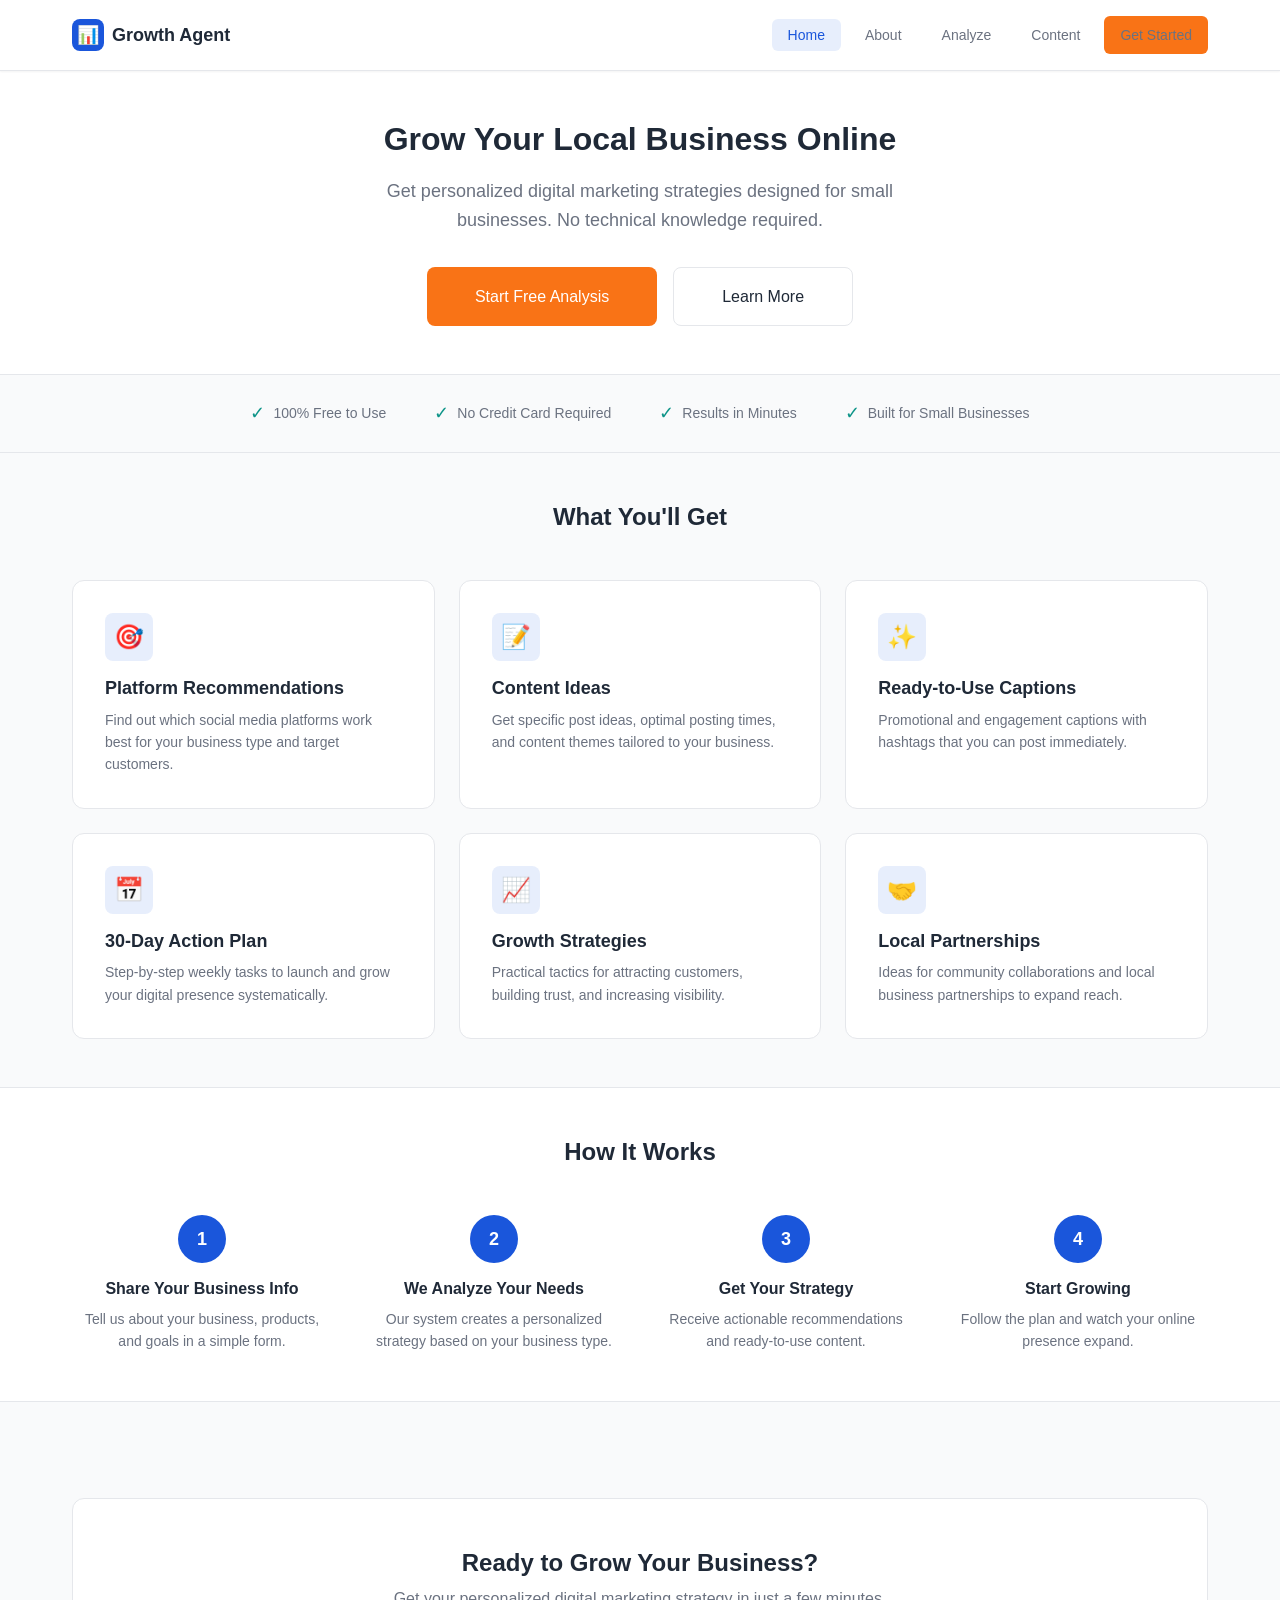
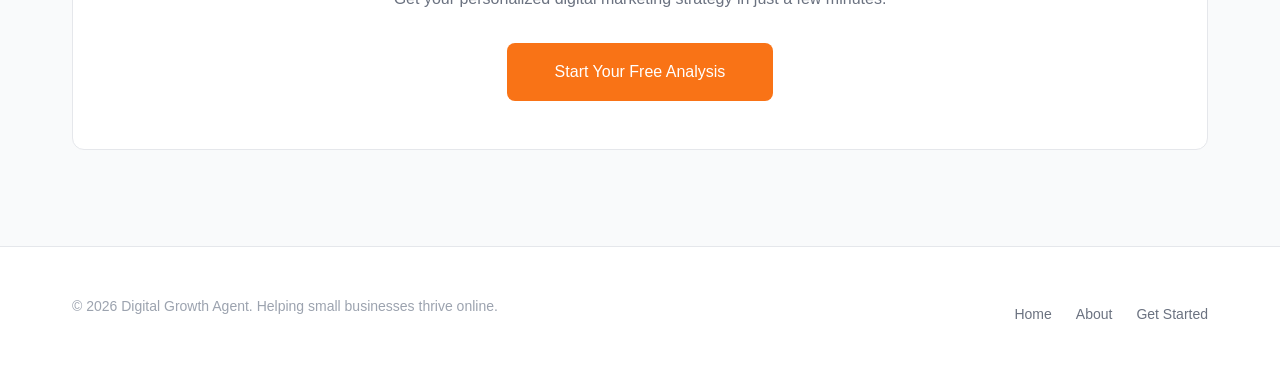
<file: frontend/index.html>
<!DOCTYPE html>
<html lang="en">
<head>
    <meta charset="UTF-8">
    <meta name="viewport" content="width=device-width, initial-scale=1.0">
    <title>Digital Growth Agent - Grow Your Local Business Online</title>
    <link rel="stylesheet" href="style.css">
</head>
<body>
    <nav class="navbar">
        <div class="nav-container">
            <div class="logo">
                <div class="logo-icon">📊</div>
                <span>Growth Agent</span>
            </div>
            <ul class="nav-menu">
                <li><a href="index.html" class="active">Home</a></li>
                <li><a href="about.html">About</a></li>
                <li><a href="analyze.html">Analyze</a></li>
                <li><a href="content.html">Content</a></li>
                <li><a href="analyze.html" class="btn btn-primary">Get Started</a></li>
            </ul>
        </div>
    </nav>

    <section class="hero">
        <div class="container">
            <h1>Grow Your Local Business Online</h1>
            <p class="hero-subtitle">Get personalized digital marketing strategies designed for small businesses. No technical knowledge required.</p>
            <div class="hero-buttons">
                <a href="analyze.html" class="btn btn-primary btn-large">Start Free Analysis</a>
                <a href="about.html" class="btn btn-secondary btn-large">Learn More</a>
            </div>
        </div>
    </section>

    <div class="trust-bar">
        <div class="container">
            <div class="trust-items">
                <div class="trust-item">
                    <span class="trust-icon">✓</span>
                    <span>100% Free to Use</span>
                </div>
                <div class="trust-item">
                    <span class="trust-icon">✓</span>
                    <span>No Credit Card Required</span>
                </div>
                <div class="trust-item">
                    <span class="trust-icon">✓</span>
                    <span>Results in Minutes</span>
                </div>
                <div class="trust-item">
                    <span class="trust-icon">✓</span>
                    <span>Built for Small Businesses</span>
                </div>
            </div>
        </div>
    </div>

    <section class="section">
        <div class="container">
            <h2 class="text-center" style="margin-bottom: 3rem;">What You'll Get</h2>
            <div class="features-grid">
                <div class="feature-card">
                    <div class="feature-icon">🎯</div>
                    <h3>Platform Recommendations</h3>
                    <p>Find out which social media platforms work best for your business type and target customers.</p>
                </div>
                <div class="feature-card">
                    <div class="feature-icon">📝</div>
                    <h3>Content Ideas</h3>
                    <p>Get specific post ideas, optimal posting times, and content themes tailored to your business.</p>
                </div>
                <div class="feature-card">
                    <div class="feature-icon">✨</div>
                    <h3>Ready-to-Use Captions</h3>
                    <p>Promotional and engagement captions with hashtags that you can post immediately.</p>
                </div>
                <div class="feature-card">
                    <div class="feature-icon">📅</div>
                    <h3>30-Day Action Plan</h3>
                    <p>Step-by-step weekly tasks to launch and grow your digital presence systematically.</p>
                </div>
                <div class="feature-card">
                    <div class="feature-icon">📈</div>
                    <h3>Growth Strategies</h3>
                    <p>Practical tactics for attracting customers, building trust, and increasing visibility.</p>
                </div>
                <div class="feature-card">
                    <div class="feature-icon">🤝</div>
                    <h3>Local Partnerships</h3>
                    <p>Ideas for community collaborations and local business partnerships to expand reach.</p>
                </div>
            </div>
        </div>
    </section>

    <section class="section" style="background: var(--bg-white); border-top: 1px solid var(--border); border-bottom: 1px solid var(--border);">
        <div class="container">
            <h2 class="text-center" style="margin-bottom: 3rem;">How It Works</h2>
            <div class="steps">
                <div class="step">
                    <div class="step-number">1</div>
                    <h3>Share Your Business Info</h3>
                    <p>Tell us about your business, products, and goals in a simple form.</p>
                </div>
                <div class="step">
                    <div class="step-number">2</div>
                    <h3>We Analyze Your Needs</h3>
                    <p>Our system creates a personalized strategy based on your business type.</p>
                </div>
                <div class="step">
                    <div class="step-number">3</div>
                    <h3>Get Your Strategy</h3>
                    <p>Receive actionable recommendations and ready-to-use content.</p>
                </div>
                <div class="step">
                    <div class="step-number">4</div>
                    <h3>Start Growing</h3>
                    <p>Follow the plan and watch your online presence expand.</p>
                </div>
            </div>
        </div>
    </section>

    <section class="section">
        <div class="container">
            <div class="cta-section">
                <h2>Ready to Grow Your Business?</h2>
                <p>Get your personalized digital marketing strategy in just a few minutes.</p>
                <a href="analyze.html" class="btn btn-primary btn-large">Start Your Free Analysis</a>
            </div>
        </div>
    </section>

    <footer>
        <div class="container">
            <div class="footer-content">
                <p class="footer-text">&copy; 2026 Digital Growth Agent. Helping small businesses thrive online.</p>
                <ul class="footer-links">
                    <li><a href="index.html">Home</a></li>
                    <li><a href="about.html">About</a></li>
                    <li><a href="analyze.html">Get Started</a></li>
                </ul>
            </div>
        </div>
    </footer>
</body>
</html>
</file>
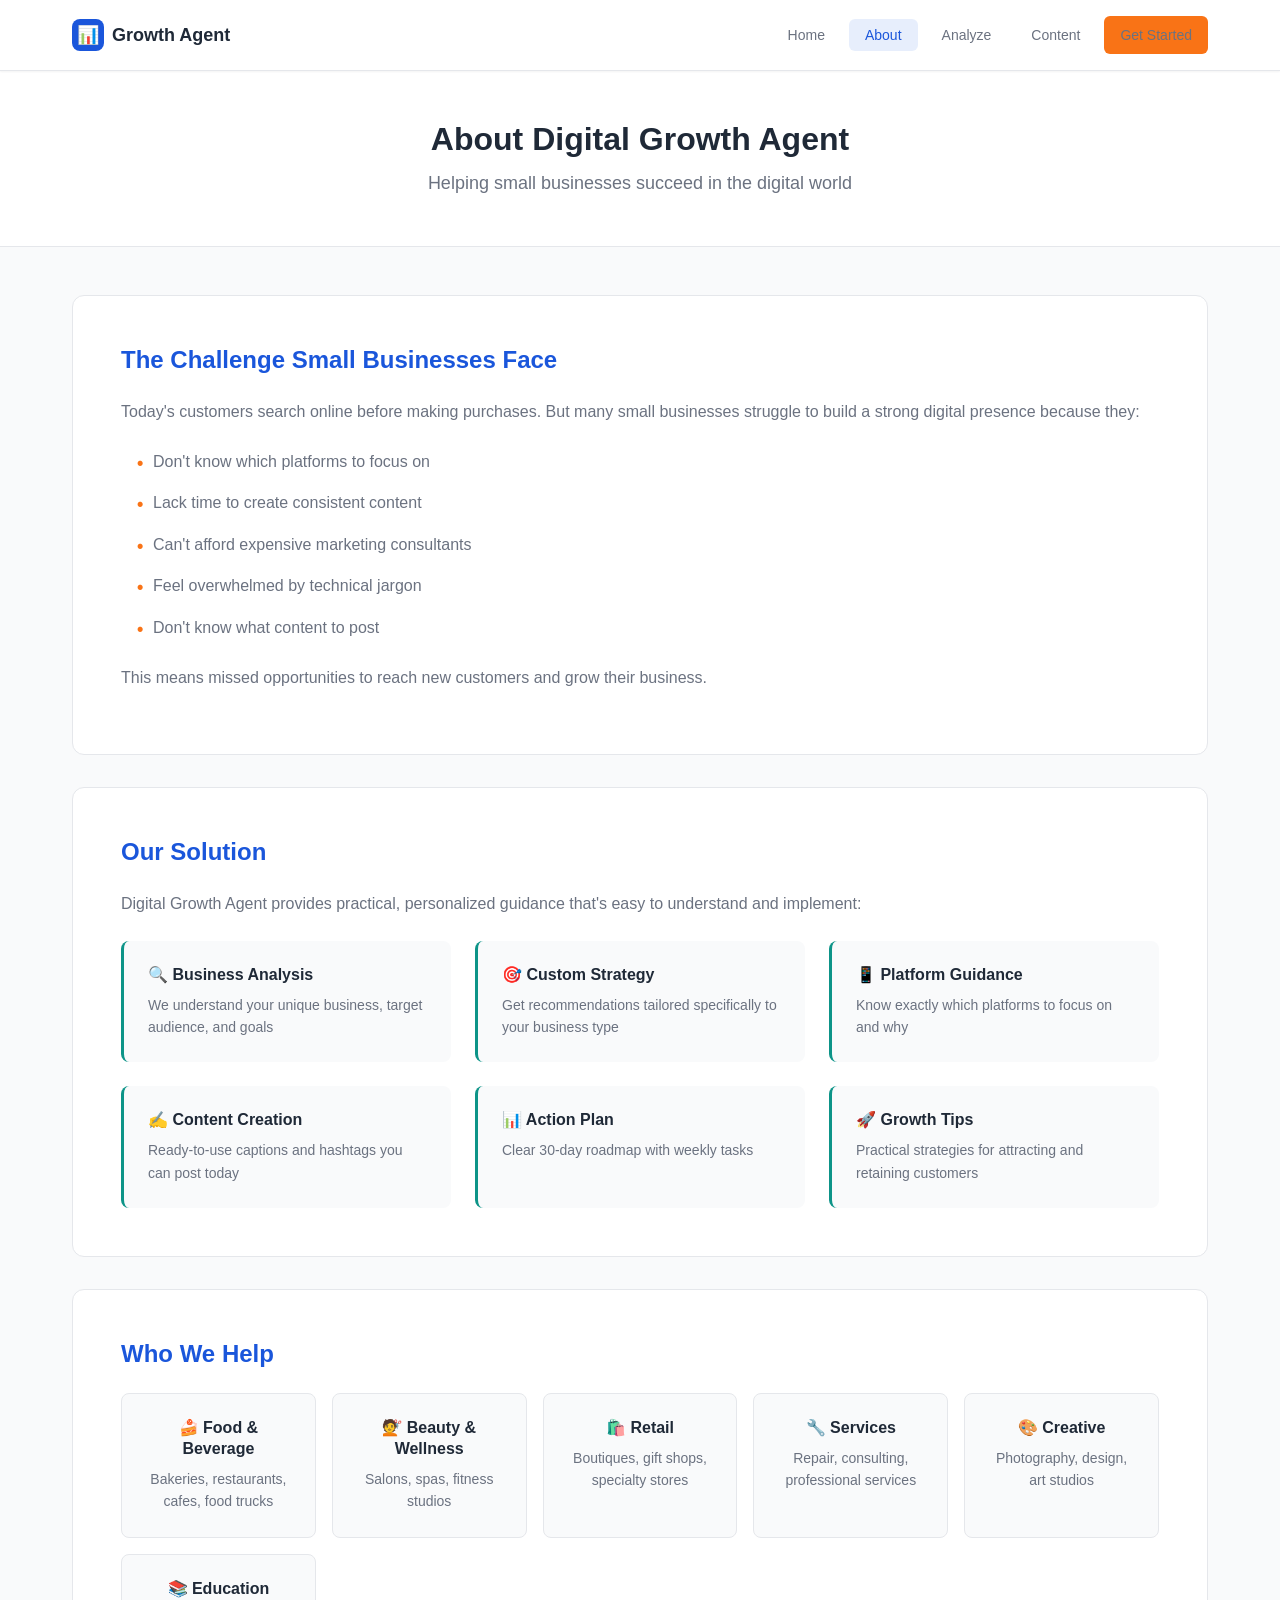
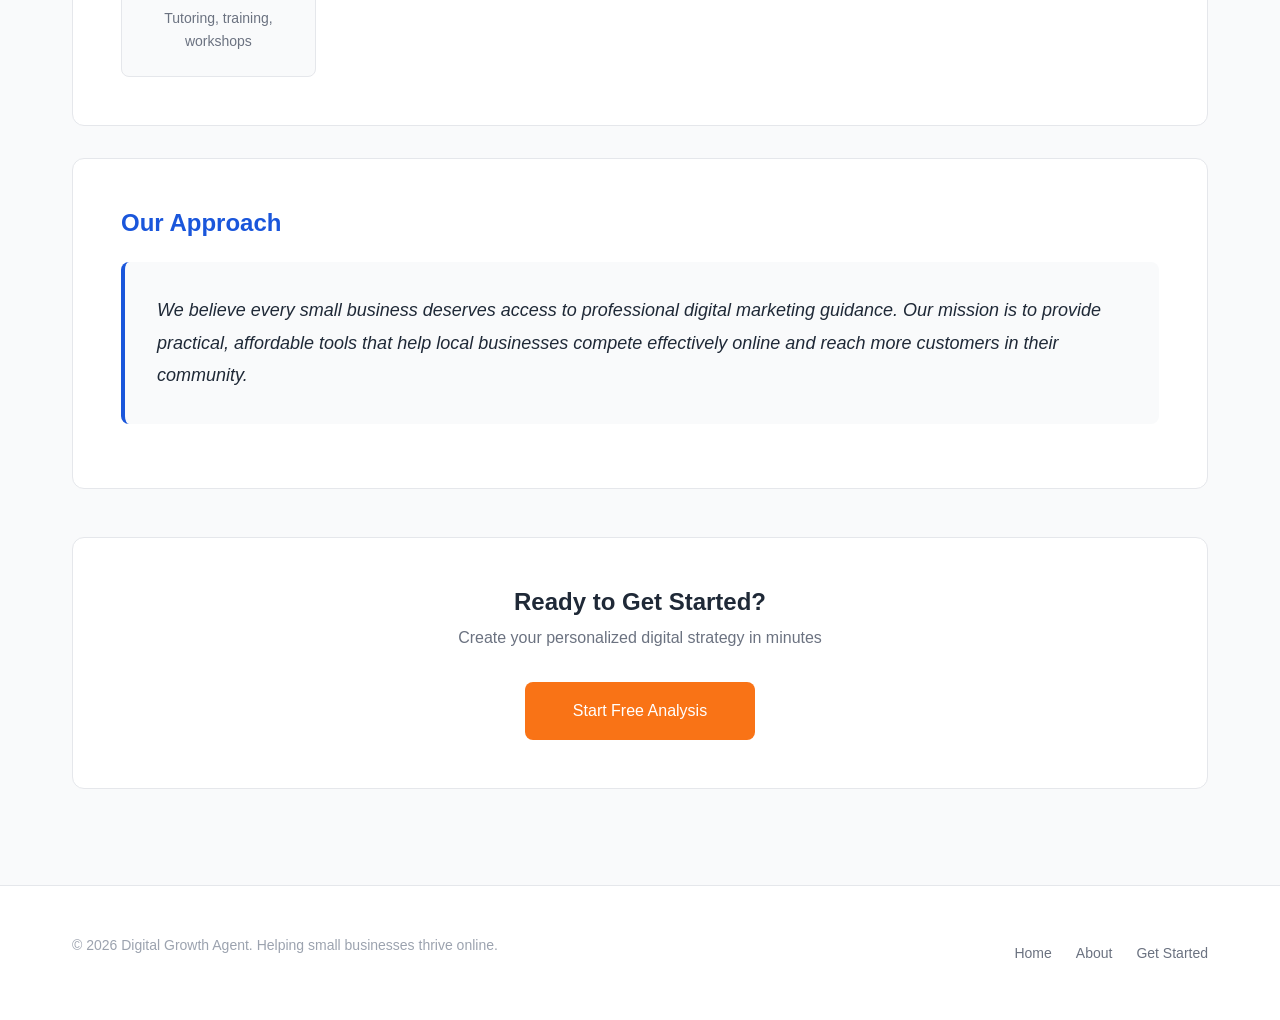
<file: frontend/about.html>
<!DOCTYPE html>
<html lang="en">
<head>
    <meta charset="UTF-8">
    <meta name="viewport" content="width=device-width, initial-scale=1.0">
    <title>About - Digital Growth Agent</title>
    <link rel="stylesheet" href="style.css">
</head>
<body>
    <nav class="navbar">
        <div class="nav-container">
            <div class="logo">
                <div class="logo-icon">📊</div>
                <span>Growth Agent</span>
            </div>
            <ul class="nav-menu">
                <li><a href="index.html">Home</a></li>
                <li><a href="about.html" class="active">About</a></li>
                <li><a href="analyze.html">Analyze</a></li>
                <li><a href="content.html">Content</a></li>
                <li><a href="analyze.html" class="btn btn-primary">Get Started</a></li>
            </ul>
        </div>
    </nav>

    <section class="page-header">
        <div class="container">
            <h1>About Digital Growth Agent</h1>
            <p>Helping small businesses succeed in the digital world</p>
        </div>
    </section>

    <section class="about-content">
        <div class="container">
            <div class="about-section">
                <h2>The Challenge Small Businesses Face</h2>
                <p>Today's customers search online before making purchases. But many small businesses struggle to build a strong digital presence because they:</p>
                <ul class="problem-list">
                    <li>Don't know which platforms to focus on</li>
                    <li>Lack time to create consistent content</li>
                    <li>Can't afford expensive marketing consultants</li>
                    <li>Feel overwhelmed by technical jargon</li>
                    <li>Don't know what content to post</li>
                </ul>
                <p style="margin-top: 1rem;">This means missed opportunities to reach new customers and grow their business.</p>
            </div>

            <div class="about-section">
                <h2>Our Solution</h2>
                <p>Digital Growth Agent provides practical, personalized guidance that's easy to understand and implement:</p>
                <div class="solution-grid">
                    <div class="solution-item">
                        <h3>🔍 Business Analysis</h3>
                        <p>We understand your unique business, target audience, and goals</p>
                    </div>
                    <div class="solution-item">
                        <h3>🎯 Custom Strategy</h3>
                        <p>Get recommendations tailored specifically to your business type</p>
                    </div>
                    <div class="solution-item">
                        <h3>📱 Platform Guidance</h3>
                        <p>Know exactly which platforms to focus on and why</p>
                    </div>
                    <div class="solution-item">
                        <h3>✍️ Content Creation</h3>
                        <p>Ready-to-use captions and hashtags you can post today</p>
                    </div>
                    <div class="solution-item">
                        <h3>📊 Action Plan</h3>
                        <p>Clear 30-day roadmap with weekly tasks</p>
                    </div>
                    <div class="solution-item">
                        <h3>🚀 Growth Tips</h3>
                        <p>Practical strategies for attracting and retaining customers</p>
                    </div>
                </div>
            </div>

            <div class="about-section">
                <h2>Who We Help</h2>
                <div class="target-audience">
                    <div class="audience-card">
                        <h3>🍰 Food & Beverage</h3>
                        <p>Bakeries, restaurants, cafes, food trucks</p>
                    </div>
                    <div class="audience-card">
                        <h3>💇 Beauty & Wellness</h3>
                        <p>Salons, spas, fitness studios</p>
                    </div>
                    <div class="audience-card">
                        <h3>🛍️ Retail</h3>
                        <p>Boutiques, gift shops, specialty stores</p>
                    </div>
                    <div class="audience-card">
                        <h3>🔧 Services</h3>
                        <p>Repair, consulting, professional services</p>
                    </div>
                    <div class="audience-card">
                        <h3>🎨 Creative</h3>
                        <p>Photography, design, art studios</p>
                    </div>
                    <div class="audience-card">
                        <h3>📚 Education</h3>
                        <p>Tutoring, training, workshops</p>
                    </div>
                </div>
            </div>

            <div class="about-section">
                <h2>Our Approach</h2>
                <p class="mission-statement">
                    We believe every small business deserves access to professional digital marketing guidance. 
                    Our mission is to provide practical, affordable tools that help local businesses compete 
                    effectively online and reach more customers in their community.
                </p>
            </div>

            <div class="cta-section">
                <h2>Ready to Get Started?</h2>
                <p>Create your personalized digital strategy in minutes</p>
                <a href="analyze.html" class="btn btn-primary btn-large">Start Free Analysis</a>
            </div>
        </div>
    </section>

    <footer>
        <div class="container">
            <div class="footer-content">
                <p class="footer-text">&copy; 2026 Digital Growth Agent. Helping small businesses thrive online.</p>
                <ul class="footer-links">
                    <li><a href="index.html">Home</a></li>
                    <li><a href="about.html">About</a></li>
                    <li><a href="analyze.html">Get Started</a></li>
                </ul>
            </div>
        </div>
    </footer>
</body>
</html>
</file>
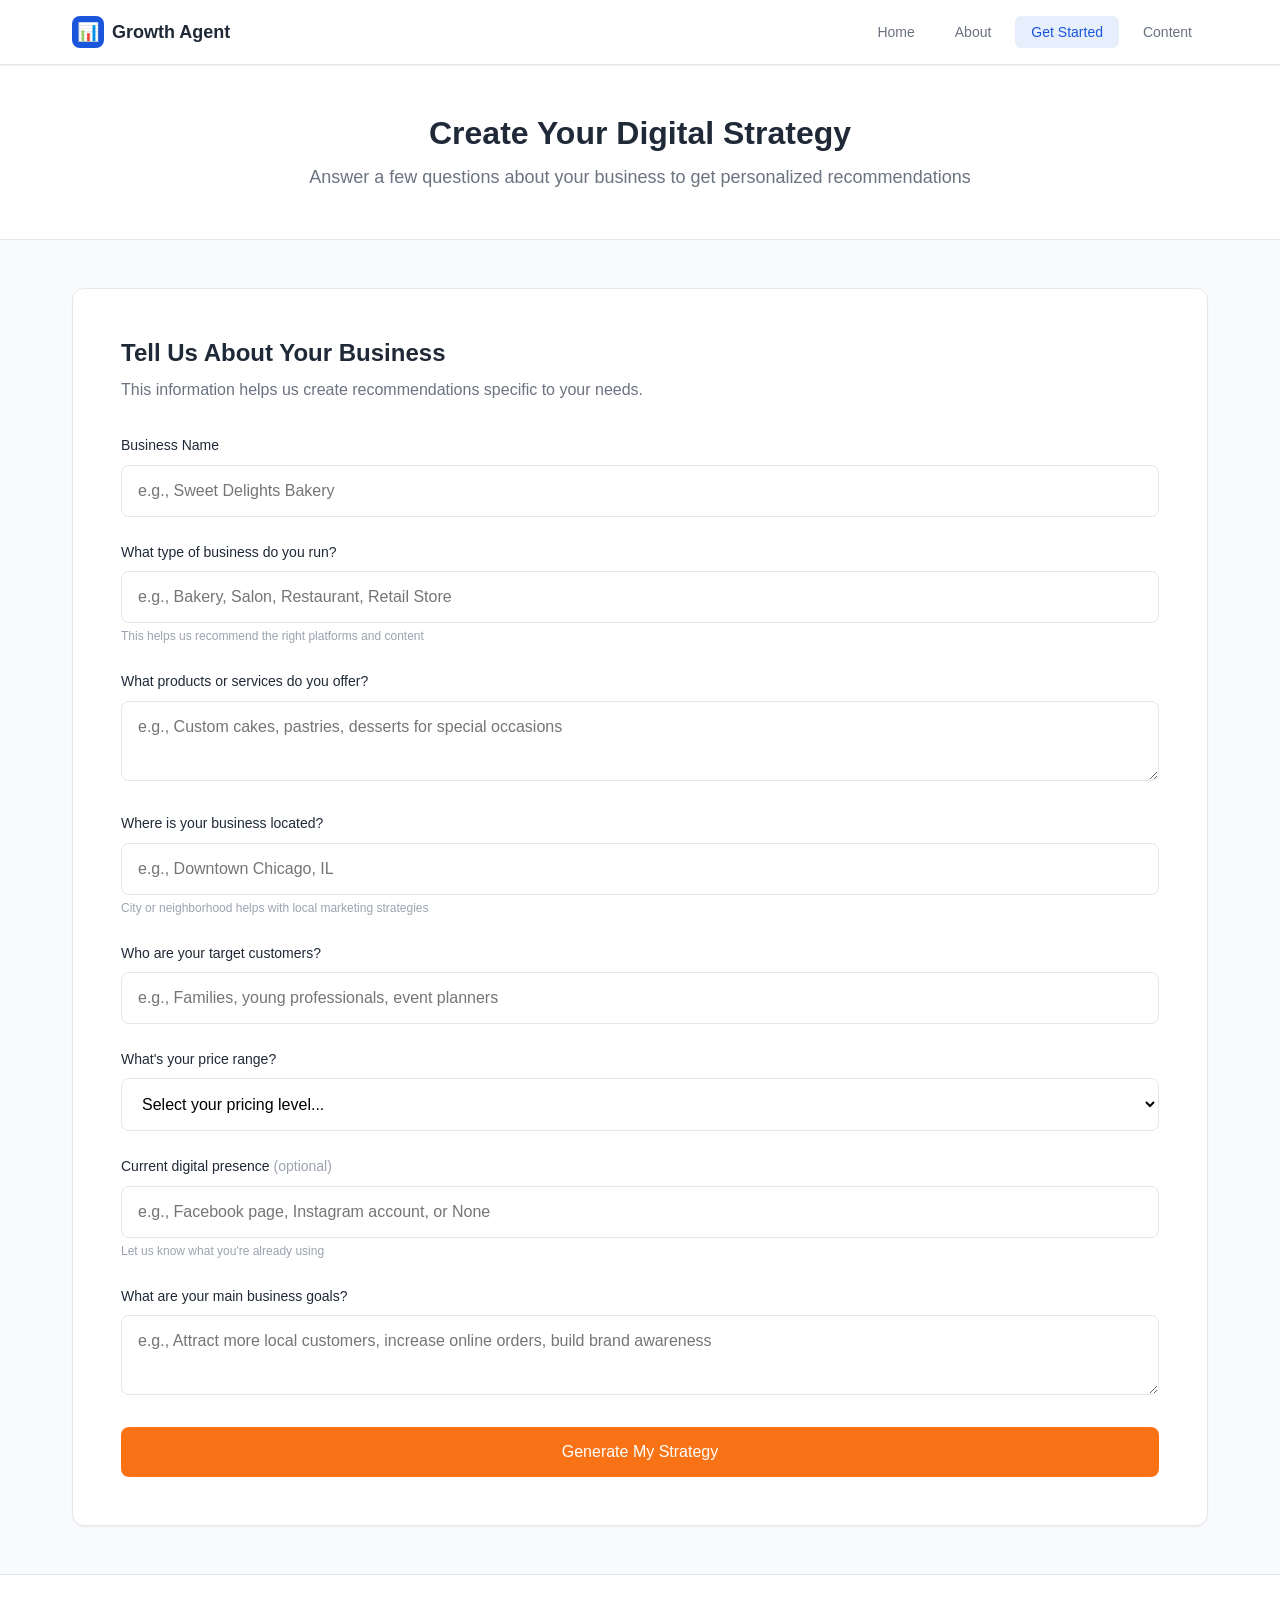
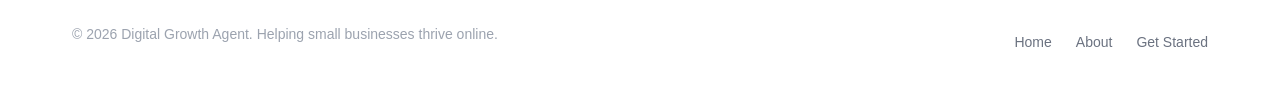
<file: frontend/analyze.html>
<!DOCTYPE html>
<html lang="en">
<head>
    <meta charset="UTF-8">
    <meta name="viewport" content="width=device-width, initial-scale=1.0">
    <title>Analyze Your Business - Digital Growth Agent</title>
    <link rel="stylesheet" href="style.css">
</head>
<body>
    <nav class="navbar">
        <div class="nav-container">
            <div class="logo">
                <div class="logo-icon">📊</div>
                <span>Growth Agent</span>
            </div>
            <ul class="nav-menu">
                <li><a href="index.html">Home</a></li>
                <li><a href="about.html">About</a></li>
                <li><a href="analyze.html" class="active">Get Started</a></li>
                <li><a href="content.html">Content</a></li>
            </ul>
        </div>
    </nav>

    <section class="page-header">
        <div class="container">
            <h1>Create Your Digital Strategy</h1>
            <p>Answer a few questions about your business to get personalized recommendations</p>
        </div>
    </section>

    <section class="section">
        <div class="container">
            <div class="form-section">
                <div class="form-header">
                    <h2>Tell Us About Your Business</h2>
                    <p>This information helps us create recommendations specific to your needs.</p>
                </div>

                <form id="businessForm">
                    <div class="form-group">
                        <label>Business Name</label>
                        <input type="text" id="businessName" required placeholder="e.g., Sweet Delights Bakery">
                    </div>

                    <div class="form-group">
                        <label>What type of business do you run?</label>
                        <input type="text" id="businessType" placeholder="e.g., Bakery, Salon, Restaurant, Retail Store" required>
                        <div class="input-hint">This helps us recommend the right platforms and content</div>
                    </div>

                    <div class="form-group">
                        <label>What products or services do you offer?</label>
                        <textarea id="products" rows="2" placeholder="e.g., Custom cakes, pastries, desserts for special occasions" required></textarea>
                    </div>

                    <div class="form-group">
                        <label>Where is your business located?</label>
                        <input type="text" id="location" placeholder="e.g., Downtown Chicago, IL" required>
                        <div class="input-hint">City or neighborhood helps with local marketing strategies</div>
                    </div>

                    <div class="form-group">
                        <label>Who are your target customers?</label>
                        <input type="text" id="targetCustomers" placeholder="e.g., Families, young professionals, event planners" required>
                    </div>

                    <div class="form-group">
                        <label>What's your price range?</label>
                        <select id="priceRange" required>
                            <option value="">Select your pricing level...</option>
                            <option value="Budget-friendly">Budget-friendly (₹) - Affordable for most customers</option>
                            <option value="Mid-range">Mid-range (₹₹) - Moderate pricing</option>
                            <option value="Premium">Premium (₹₹₹) - Higher-end products/services</option>
                        </select>
                    </div>

                    <div class="form-group">
                        <label>Current digital presence <span class="label-optional">(optional)</span></label>
                        <input type="text" id="currentPresence" placeholder="e.g., Facebook page, Instagram account, or None">
                        <div class="input-hint">Let us know what you're already using</div>
                    </div>

                    <div class="form-group">
                        <label>What are your main business goals?</label>
                        <textarea id="goals" rows="2" placeholder="e.g., Attract more local customers, increase online orders, build brand awareness" required></textarea>
                    </div>

                    <button type="submit" class="btn btn-primary btn-large btn-block">Generate My Strategy</button>
                </form>
            </div>

            <div class="card" id="outputSection" style="display: none; margin-top: 2rem;">
                <div class="card-header">
                    <h2 class="card-title">Your Digital Growth Strategy</h2>
                </div>
                <div class="card-body" id="strategyOutput"></div>
            </div>
        </div>

        <div id="loading" class="loading" style="display: none;">
            <div class="spinner"></div>
            <p>Creating your personalized strategy...</p>
        </div>
    </section>

    <footer>
        <div class="container">
            <div class="footer-content">
                <p class="footer-text">&copy; 2026 Digital Growth Agent. Helping small businesses thrive online.</p>
                <ul class="footer-links">
                    <li><a href="index.html">Home</a></li>
                    <li><a href="about.html">About</a></li>
                    <li><a href="analyze.html">Get Started</a></li>
                </ul>
            </div>
        </div>
    </footer>

    <script>
    const API_URL = 'http://localhost:8080';

    document.getElementById('businessForm').addEventListener('submit', async (e) => {
        e.preventDefault();

        const businessData = {
            business_name: document.getElementById('businessName').value,
            business_type: document.getElementById('businessType').value,
            products_services: document.getElementById('products').value,
            location: document.getElementById('location').value,
            target_customers: document.getElementById('targetCustomers').value,
            price_range: document.getElementById('priceRange').value,
            current_presence: document.getElementById('currentPresence').value || 'None',
            goals: document.getElementById('goals').value
        };

        document.getElementById('loading').style.display = 'flex';
        document.getElementById('outputSection').style.display = 'none';

        try {
            const response = await fetch(`${API_URL}/generate-strategy`, {
                method: 'POST',
                headers: { 'Content-Type': 'application/json' },
                body: JSON.stringify(businessData)
            });

            if (!response.ok) {
                const errData = await response.json().catch(() => ({}));
                throw new Error(`Server error ${response.status}: ${errData.detail || response.statusText}`);
            }

            const strategy = await response.json();
            displayStrategy(strategy);
            document.getElementById('outputSection').style.display = 'block';
            document.getElementById('outputSection').scrollIntoView({ behavior: 'smooth' });

        } catch (error) {
            alert('Error: ' + error.message);
            console.error('Full error:', error);
        } finally {
            document.getElementById('loading').style.display = 'none';
        }
    });

    function displayStrategy(strategy) {
        const output = document.getElementById('strategyOutput');
        let html = '';

        // Safe helper — returns empty array if field missing
        const safe = (arr) => Array.isArray(arr) ? arr : [];

        html += createSection('Business Positioning', `
            <p><strong>Brand Personality:</strong> ${strategy.business_positioning?.brand_personality || ''}</p>
            <p><strong>Value Proposition:</strong> ${strategy.business_positioning?.value_proposition || ''}</p>
            <p><strong>Tone:</strong> ${strategy.business_positioning?.tone || 'Friendly'}</p>
        `);

        html += createSection('Recommended Platforms',
            safe(strategy.platform_strategy?.recommended_platforms).map(p =>
                `<div class="platform-card">
                    <strong>${p.platform}</strong> (Priority ${p.priority})<br>
                    <small>${p.reason}</small>
                </div>`
            ).join('')
        );

        const gs = strategy.growth_strategy || {};
        html += createSection('Growth Strategy', `
            ${safe(gs.customer_attraction).length ? `<h4>Customer Attraction</h4><ul>${safe(gs.customer_attraction).map(i => `<li>${i}</li>`).join('')}</ul>` : ''}
            ${safe(gs.trust_building).length ? `<h4>Trust Building</h4><ul>${safe(gs.trust_building).map(i => `<li>${i}</li>`).join('')}</ul>` : ''}
            ${safe(gs.visibility_improvement).length ? `<h4>Visibility Improvement</h4><ul>${safe(gs.visibility_improvement).map(i => `<li>${i}</li>`).join('')}</ul>` : ''}
            ${safe(gs.retention_tactics).length ? `<h4>Retention Tactics</h4><ul>${safe(gs.retention_tactics).map(i => `<li>${i}</li>`).join('')}</ul>` : ''}
        `);

        const cs = strategy.content_strategy || {};
        html += createSection('Content Strategy', `
            <p><strong>Optimal Posting Times:</strong> ${cs.optimal_times || ''}</p>
            <h4>Content Mix</h4>
            <ul>
                <li>Educational: ${cs.content_mix?.Educational || ''}</li>
                <li>Promotional: ${cs.content_mix?.Promotional || ''}</li>
                <li>Engagement: ${cs.content_mix?.Engagement || ''}</li>
            </ul>
        `);

        const ci = strategy.content_ideas || {};
        html += createSection('Content Ideas', `
            ${safe(ci.social_posts).length ? `<h4>Social Media Posts</h4><ul>${safe(ci.social_posts).map(i => `<li>${i}</li>`).join('')}</ul>` : ''}
            ${safe(ci.video_ideas).length ? `<h4>Video Ideas</h4><ul>${safe(ci.video_ideas).map(i => `<li>${i}</li>`).join('')}</ul>` : ''}
        `);

        const sc = strategy.sample_content || {};
        html += createSection('Ready-to-Use Content', `
            <h4>Promotional Captions</h4>
            ${safe(sc.promotional_captions).map(c => `<div class="caption-box">${c}</div>`).join('')}
            <h4>Suggested Hashtags</h4>
            <div class="hashtags">
                ${safe(sc.hashtag_suggestions).map(h => `<span class="hashtag">${h}</span>`).join('')}
            </div>
        `);

        const ap = strategy.action_plan_30_days || {};
        html += createSection('30-Day Action Plan', `
            ${safe(ap.week_1).length ? `<h4>Week 1: Foundation</h4><ul>${safe(ap.week_1).map(i => `<li>${i}</li>`).join('')}</ul>` : ''}
            ${safe(ap.week_2).length ? `<h4>Week 2: Content Launch</h4><ul>${safe(ap.week_2).map(i => `<li>${i}</li>`).join('')}</ul>` : ''}
            ${safe(ap.week_3).length ? `<h4>Week 3: Campaigns</h4><ul>${safe(ap.week_3).map(i => `<li>${i}</li>`).join('')}</ul>` : ''}
            ${safe(ap.week_4).length ? `<h4>Week 4: Optimization</h4><ul>${safe(ap.week_4).map(i => `<li>${i}</li>`).join('')}</ul>` : ''}
        `);

        output.innerHTML = html;

        // ── Link to content generator ──────────────────────────────────
        const card = document.getElementById('outputSection');
        // Remove any previously injected button
        const existing = card.querySelector('#goToContentBtn');
        if (existing) existing.remove();

        const btn = document.createElement('div');
        btn.style.marginTop = '1.5rem';
        btn.innerHTML = `<button id="goToContentBtn" class="btn btn-primary btn-large"
            style="width:100%">Generate Content for This Strategy</button>`;
        card.appendChild(btn);

        document.getElementById('goToContentBtn').addEventListener('click', () => {
            sessionStorage.setItem('growthStrategy', JSON.stringify(strategy));
            window.location.href = 'content.html';
        });
    }

    function createSection(title, content) {
        return `<div class="strategy-section"><h3>${title}</h3>${content}</div>`;
    }
    </script>
</body>
</html>
</file>
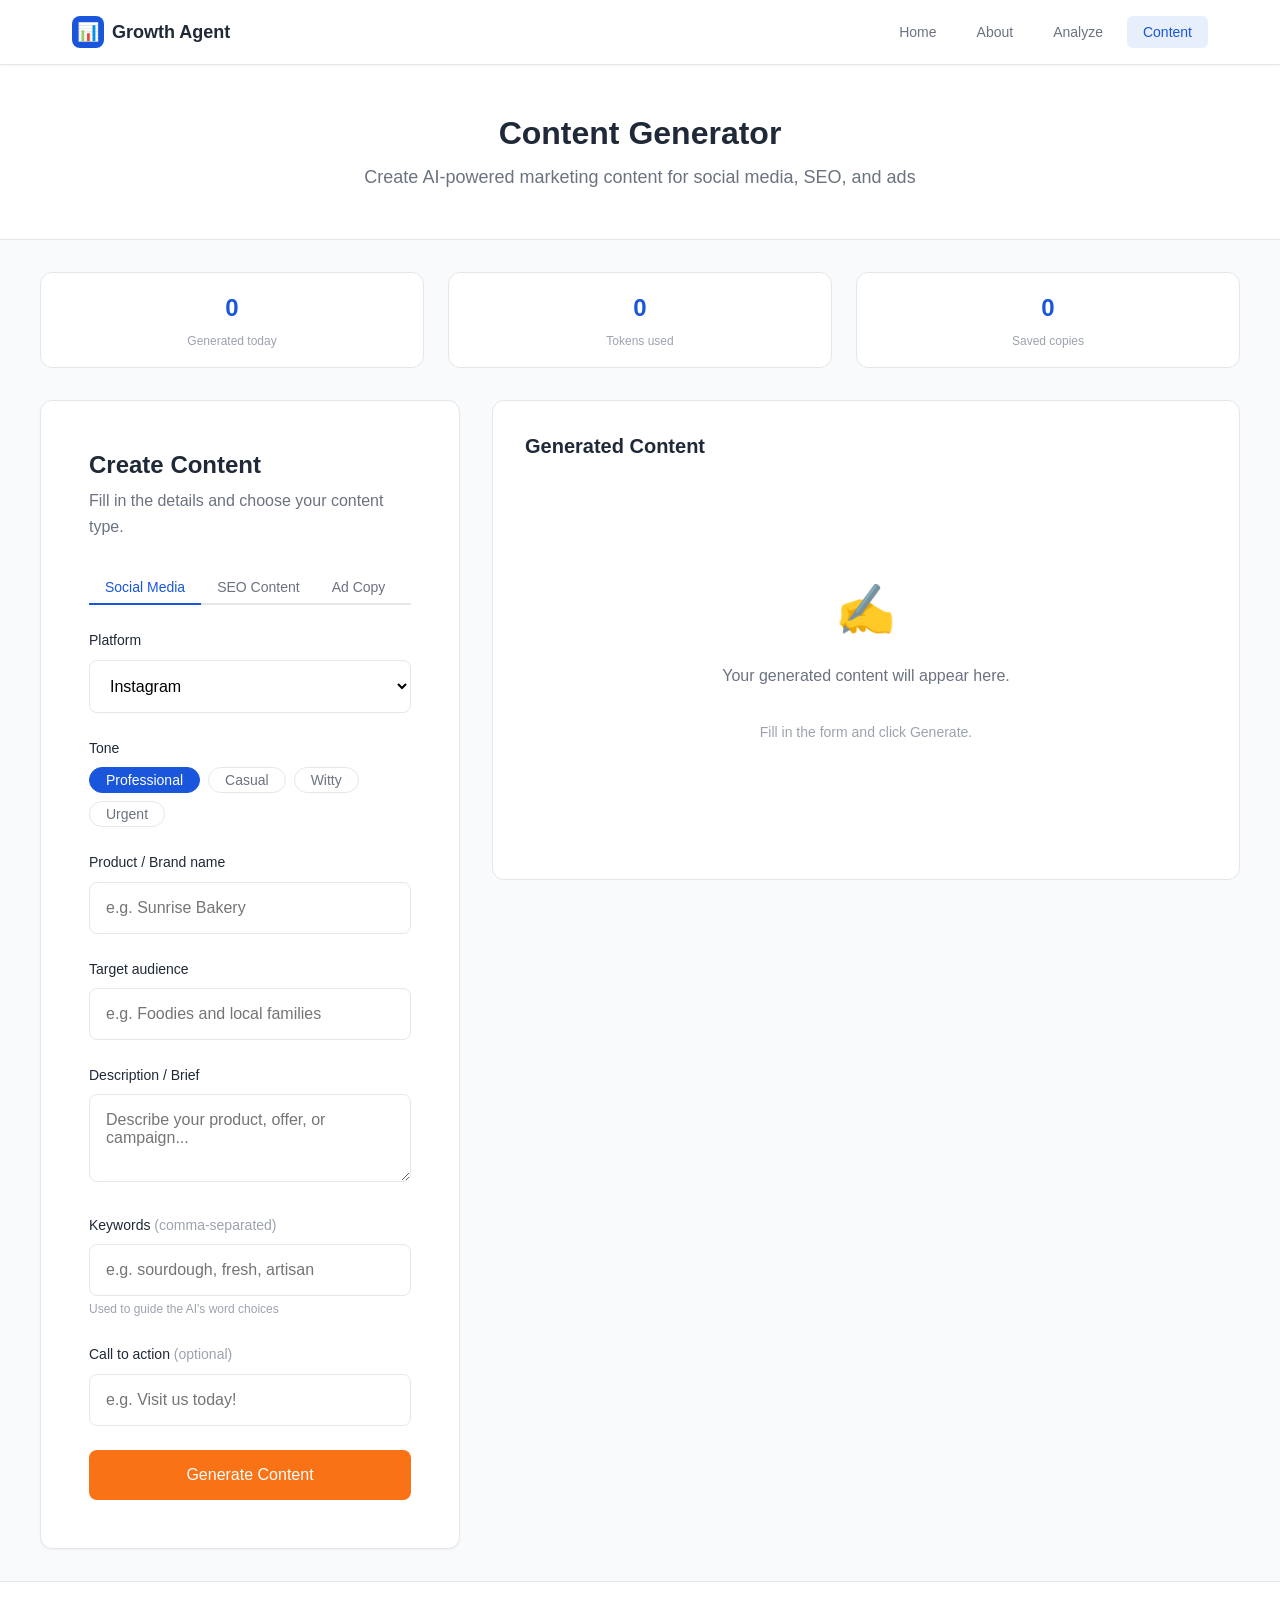
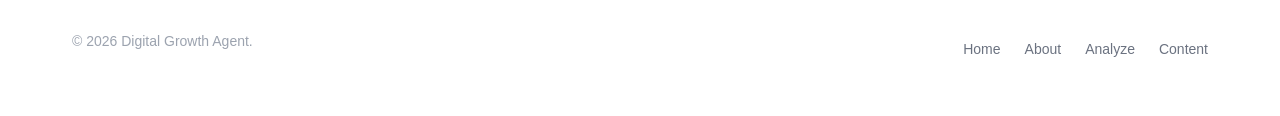
<file: frontend/content.html>
<!DOCTYPE html>
<html lang="en">
<head>
    <meta charset="UTF-8">
    <meta name="viewport" content="width=device-width, initial-scale=1.0">
    <title>Content Generator - Digital Growth Agent</title>
    <link rel="stylesheet" href="style.css">
    <style>
        /* ── Page layout ── */
        .content-page { padding: var(--space-xl) 0; }

        .stats-row {
            display: flex;
            gap: var(--space-lg);
            margin-bottom: var(--space-xl);
            flex-wrap: wrap;
        }
        .stat-card {
            background: var(--bg-white);
            border: 1px solid var(--border);
            border-radius: var(--radius-lg);
            padding: var(--space-md) var(--space-xl);
            flex: 1;
            min-width: 140px;
            text-align: center;
        }
        .stat-card .stat-value {
            font-size: var(--font-size-2xl);
            font-weight: 700;
            color: var(--primary-blue);
        }
        .stat-card .stat-label {
            font-size: var(--font-size-xs);
            color: var(--text-muted);
            margin-top: var(--space-xs);
        }

        /* ── Two-column layout ── */
        .content-grid {
            display: grid;
            grid-template-columns: 420px 1fr;
            gap: var(--space-xl);
            align-items: start;
        }

        /* ── Plan context card ── */
        .plan-card {
            background: var(--bg-light);
            border-radius: var(--radius-md);
            padding: var(--space-md) var(--space-lg);
            margin-bottom: var(--space-lg);
            font-size: 12px;
            color: var(--text-secondary);
            display: flex;
            justify-content: space-between;
            align-items: flex-start;
            gap: var(--space-md);
        }
        .plan-card .plan-fields { display: flex; flex-wrap: wrap; gap: var(--space-sm) var(--space-lg); }
        .plan-card .plan-field strong { color: var(--text-primary); font-weight: 600; }
        .plan-card .plan-edit { font-size: 12px; white-space: nowrap; flex-shrink: 0; }
        .plan-card.empty { font-style: italic; }

        /* ── plan_used badge / notice ── */
        .plan-badge {
            display: inline-flex;
            align-items: center;
            gap: 4px;
            background: rgba(13,148,136,0.1);
            color: var(--teal);
            font-size: 11px;
            font-weight: 600;
            padding: 2px 10px;
            border-radius: 20px;
        }
        .plan-notice {
            font-size: 12px;
            color: var(--text-muted);
            margin-top: var(--space-sm);
        }

        /* ── Tab switcher ── */
        .tab-bar {
            display: flex;
            border-bottom: 2px solid var(--border);
            margin-bottom: var(--space-lg);
        }
        .tab-btn {
            padding: var(--space-sm) var(--space-md);
            border: none;
            background: none;
            cursor: pointer;
            font-size: var(--font-size-sm);
            font-weight: 500;
            color: var(--text-secondary);
            border-bottom: 2px solid transparent;
            margin-bottom: -2px;
            transition: all 0.2s;
        }
        .tab-btn.active {
            color: var(--primary-blue);
            border-bottom-color: var(--primary-blue);
        }

        /* ── Tone pills ── */
        .tone-group {
            display: flex;
            gap: var(--space-sm);
            flex-wrap: wrap;
        }
        .tone-pill {
            padding: var(--space-xs) var(--space-md);
            border: 1px solid var(--border);
            border-radius: 20px;
            font-size: var(--font-size-sm);
            cursor: pointer;
            background: var(--bg-white);
            color: var(--text-secondary);
            transition: all 0.2s;
        }
        .tone-pill.selected {
            background: var(--primary-blue);
            color: white;
            border-color: var(--primary-blue);
        }

        /* ── Output panel ── */
        .output-panel {
            background: var(--bg-white);
            border: 1px solid var(--border);
            border-radius: var(--radius-lg);
            padding: var(--space-xl);
            min-height: 480px;
            display: flex;
            flex-direction: column;
        }
        .output-panel h3 {
            margin-bottom: var(--space-lg);
            color: var(--text-primary);
        }

        .empty-state {
            flex: 1;
            display: flex;
            flex-direction: column;
            align-items: center;
            justify-content: center;
            color: var(--text-muted);
            gap: var(--space-md);
        }
        .empty-state .empty-icon { font-size: 3rem; }

        .result-body {
            display: none;
            flex-direction: column;
            gap: var(--space-lg);
            flex: 1;
        }

        .content-text {
            background: var(--bg-light);
            border: 1px solid var(--border);
            border-radius: var(--radius-md);
            padding: var(--space-lg);
            font-size: var(--font-size-base);
            line-height: 1.7;
            color: var(--text-primary);
            white-space: pre-wrap;
            flex: 1;
        }

        .hashtag-row {
            display: flex;
            flex-wrap: wrap;
            gap: var(--space-sm);
        }
        .hashtag-pill {
            background: rgba(13, 148, 136, 0.1);
            color: var(--teal);
            padding: var(--space-xs) var(--space-md);
            border-radius: 20px;
            font-size: var(--font-size-sm);
            font-weight: 500;
        }

        .char-badge {
            display: inline-flex;
            align-items: center;
            gap: var(--space-xs);
            font-size: var(--font-size-xs);
            color: var(--text-muted);
        }

        .action-row {
            display: flex;
            gap: var(--space-sm);
            flex-wrap: wrap;
        }

        .seo-extras {
            display: none;
            flex-direction: column;
            gap: var(--space-sm);
        }
        .seo-field {
            background: var(--bg-light);
            border: 1px solid var(--border);
            border-radius: var(--radius-md);
            padding: var(--space-md);
        }
        .seo-field label {
            font-size: var(--font-size-xs);
            color: var(--text-muted);
            font-weight: 600;
            text-transform: uppercase;
            letter-spacing: 0.05em;
            display: block;
            margin-bottom: var(--space-xs);
        }
        .seo-field p { margin: 0; font-size: var(--font-size-sm); color: var(--text-primary); }

        .error-banner {
            display: none;
            background: #fef2f2;
            border: 1px solid #fecaca;
            border-radius: var(--radius-md);
            padding: var(--space-md);
            color: var(--error);
            font-size: var(--font-size-sm);
            margin-bottom: var(--space-md);
        }

        /* ── Spinner inside button ── */
        .btn-spinner {
            display: none;
            width: 16px;
            height: 16px;
            border: 2px solid rgba(255,255,255,0.4);
            border-top-color: white;
            border-radius: 50%;
            animation: spin 0.7s linear infinite;
        }

        @media (max-width: 900px) {
            .content-grid { grid-template-columns: 1fr; }
        }
    </style>
</head>
<body>
    <nav class="navbar">
        <div class="nav-container">
            <div class="logo">
                <div class="logo-icon">📊</div>
                <span>Growth Agent</span>
            </div>
            <ul class="nav-menu">
                <li><a href="index.html">Home</a></li>
                <li><a href="about.html">About</a></li>
                <li><a href="analyze.html">Analyze</a></li>
                <li><a href="content.html" class="active">Content</a></li>
            </ul>
        </div>
    </nav>

    <section class="page-header">
        <div class="container">
            <h1>Content Generator</h1>
            <p>Create AI-powered marketing content for social media, SEO, and ads</p>
        </div>
    </section>

    <div class="container content-page">

        <!-- Stats row -->
        <div class="stats-row">
            <div class="stat-card">
                <div class="stat-value" id="statGenerated">0</div>
                <div class="stat-label">Generated today</div>
            </div>
            <div class="stat-card">
                <div class="stat-value" id="statTokens">0</div>
                <div class="stat-label">Tokens used</div>
            </div>
            <div class="stat-card">
                <div class="stat-value" id="statSaved">0</div>
                <div class="stat-label">Saved copies</div>
            </div>
        </div>

        <div class="content-grid">

            <!-- ── Input panel ── -->
            <div class="form-section">
                <div class="form-header">
                    <h2>Create Content</h2>
                    <p>Fill in the details and choose your content type.</p>
                </div>

                <!-- Tab switcher -->
                <div class="tab-bar">
                    <button class="tab-btn active" data-tab="social_media">Social Media</button>
                    <button class="tab-btn" data-tab="seo">SEO Content</button>
                    <button class="tab-btn" data-tab="ad_copy">Ad Copy</button>
                </div>

                <div id="errorBanner" class="error-banner"></div>

                <form id="contentForm">
                    <!-- Platform -->
                    <div class="form-group">
                        <label>Platform</label>
                        <select id="platform" required>
                            <option value="Instagram">Instagram</option>
                            <option value="LinkedIn">LinkedIn</option>
                            <option value="Twitter/X">Twitter / X</option>
                            <option value="Facebook">Facebook</option>
                        </select>
                    </div>

                    <!-- Tone -->
                    <div class="form-group">
                        <label>Tone</label>
                        <div class="tone-group" id="toneGroup">
                            <button type="button" class="tone-pill selected" data-tone="professional">Professional</button>
                            <button type="button" class="tone-pill" data-tone="casual">Casual</button>
                            <button type="button" class="tone-pill" data-tone="witty">Witty</button>
                            <button type="button" class="tone-pill" data-tone="urgent">Urgent</button>
                        </div>
                        <input type="hidden" id="selectedTone" value="professional">
                    </div>

                    <!-- Product name -->
                    <div class="form-group">
                        <label>Product / Brand name</label>
                        <input type="text" id="productName" placeholder="e.g. Sunrise Bakery" required>
                    </div>

                    <!-- Target audience -->
                    <div class="form-group">
                        <label>Target audience</label>
                        <input type="text" id="targetAudience" placeholder="e.g. Foodies and local families" required>
                    </div>

                    <!-- Description -->
                    <div class="form-group">
                        <label>Description / Brief</label>
                        <textarea id="description" rows="3" placeholder="Describe your product, offer, or campaign..." required></textarea>
                    </div>

                    <!-- Keywords -->
                    <div class="form-group">
                        <label>Keywords <span class="label-optional">(comma-separated)</span></label>
                        <input type="text" id="keywords" placeholder="e.g. sourdough, fresh, artisan">
                        <div class="input-hint">Used to guide the AI's word choices</div>
                    </div>

                    <!-- CTA -->
                    <div class="form-group">
                        <label>Call to action <span class="label-optional">(optional)</span></label>
                        <input type="text" id="cta" placeholder="e.g. Visit us today!">
                    </div>

                    <button type="submit" class="btn btn-primary btn-large btn-block" id="generateBtn">
                        <span class="btn-spinner" id="btnSpinner"></span>
                        <span id="btnText">Generate Content</span>
                    </button>
                </form>
            </div>

            <!-- ── Output panel ── -->
            <div class="output-panel">
                <h3>Generated Content</h3>

                <!-- Empty state -->
                <div class="empty-state" id="emptyState">
                    <div class="empty-icon">✍️</div>
                    <p>Your generated content will appear here.</p>
                    <p class="text-muted" style="font-size:var(--font-size-sm)">Fill in the form and click Generate.</p>
                </div>

                <!-- Result -->
                <div class="result-body" id="resultBody">
                    <div class="content-text" id="contentText"></div>

                    <!-- SEO extras (meta description + title tag) -->
                    <div class="seo-extras" id="seoExtras">
                        <div class="seo-field">
                            <label>Title Tag</label>
                            <p id="seoTitle"></p>
                        </div>
                        <div class="seo-field">
                            <label>Meta Description</label>
                            <p id="seoMeta"></p>
                        </div>
                    </div>

                    <!-- Hashtags (social only) -->
                    <div class="hashtag-row" id="hashtagRow"></div>

                    <!-- Char count + actions -->
                    <div style="display:flex; justify-content:space-between; align-items:center; flex-wrap:wrap; gap:var(--space-sm);">
                        <div style="display:flex;align-items:center;gap:var(--space-sm);">
                            <span class="char-badge">📏 <span id="charCount">0</span> characters</span>
                            <span id="planBadge" class="plan-badge" style="display:none;">✓ Aligned with your growth plan</span>
                        </div>
                        <div class="action-row">
                            <button class="btn btn-secondary" id="copyBtn">Copy</button>
                            <button class="btn btn-secondary" id="regenBtn">Regenerate</button>
                            <button class="btn btn-primary" id="saveBtn">Save</button>
                        </div>
                    </div>
                    <div id="planNotice" class="plan-notice" style="display:none;">
                        This content was generated without your growth plan.
                        <a href="#" id="planNoticeLink">Set up plan →</a>
                    </div>
                </div>
            </div>

        </div>
    </div>

    <footer>
        <div class="container">
            <div class="footer-content">
                <p class="footer-text">&copy; 2026 Digital Growth Agent.</p>
                <ul class="footer-links">
                    <li><a href="index.html">Home</a></li>
                    <li><a href="about.html">About</a></li>
                    <li><a href="analyze.html">Analyze</a></li>
                    <li><a href="content.html">Content</a></li>
                </ul>
            </div>
        </div>
    </footer>

    <script>
    const API = 'http://localhost:8080';

    // ── Session state ──
    const state = {
        activeTab: 'social_media',
        tone: 'professional',
        generatedToday: 0,
        tokensUsed: 0,
        savedCount: 0,
        lastRequest: null,
        plan: {},
    };

    // ── Load growth plan on page load ──────────────────────────────────
    async function loadPlan() {
        try {
            const res = await fetch(`${API}/api/content/plan`);
            if (!res.ok) return;
            const plan = await res.json();
            state.plan = plan;
            renderPlanCard(plan);
            autoFillFromPlan(plan);
        } catch (_) {
            // Plan unavailable — silent fail, form still works
        }
    }

    function renderPlanCard(plan) {
        const card = document.getElementById('planCard');
        const editLink = document.getElementById('planEditLink');
        const hasData = plan && Object.keys(plan).length > 0;

        if (!hasData) {
            card.className = 'plan-card empty';
            card.innerHTML = `
                <span>Your growth plan isn't set up yet. Content will be generated from your brief only.</span>
                <a href="#plan-setup" class="plan-edit">Set up your plan →</a>`;
            return;
        }

        const fields = [];
        if (plan.growth_objective) fields.push(`<span class="plan-field"><strong>Goal:</strong> ${plan.growth_objective}</span>`);
        if (plan.target_audience)  fields.push(`<span class="plan-field"><strong>Audience:</strong> ${plan.target_audience}</span>`);
        if (plan.tone)             fields.push(`<span class="plan-field"><strong>Tone:</strong> ${plan.tone}</span>`);
        if (plan.niche)            fields.push(`<span class="plan-field"><strong>Niche:</strong> ${plan.niche}</span>`);

        card.className = 'plan-card';
        card.innerHTML = `
            <div class="plan-fields">${fields.join('')}</div>
            <a href="#plan-setup" class="plan-edit">Edit plan →</a>`;
    }

    function autoFillFromPlan(plan) {
        if (!plan || !Object.keys(plan).length) return;

        // Pre-select tone pill
        if (plan.tone) {
            const tonePill = document.querySelector(`.tone-pill[data-tone="${plan.tone}"]`);
            if (tonePill) {
                document.querySelectorAll('.tone-pill').forEach(p => p.classList.remove('selected'));
                tonePill.classList.add('selected');
                state.tone = plan.tone;
            }
        }

        // Pre-select platform from plan's primary platform
        if (plan.platforms && plan.platforms.length) {
            const primary = Array.isArray(plan.platforms) ? plan.platforms[0] : plan.platforms;
            const platformSel = document.getElementById('platform');
            const opt = [...platformSel.options].find(o => o.value.toLowerCase() === primary.toLowerCase());
            if (opt) platformSel.value = opt.value;
        }

        // Pre-fill target audience
        if (plan.target_audience) {
            const audienceInput = document.getElementById('targetAudience');
            if (!audienceInput.value) audienceInput.value = plan.target_audience;
        }
    }

    loadPlan();

    // ── Auto-fill + auto-generate when arriving from analyze.html ────────
    (function applyStrategyFromSession() {
        const raw = sessionStorage.getItem('growthStrategy');
        if (!raw) return;
        sessionStorage.removeItem('growthStrategy');

        let s;
        try { s = JSON.parse(raw); } catch (_) { return; }

        // Product name — brand personality or value proposition opener
        const productName = s.business_positioning?.brand_personality
            || s.business_positioning?.value_proposition?.split(' for ')[0]?.replace('Quality ', '').trim()
            || '';
        if (productName) document.getElementById('productName').value = productName;

        // Target audience — ideal_customer field
        const audience = s.business_positioning?.ideal_customer
            || s.business_positioning?.value_proposition?.split(' for ')?.[1]?.split(' in ')?.[0]?.trim()
            || '';
        if (audience) document.getElementById('targetAudience').value = audience;

        // Description — value proposition
        const desc = s.business_positioning?.value_proposition || '';
        if (desc) document.getElementById('description').value = desc;

        // Keywords — hashtag suggestions with # stripped
        const hashtags = s.sample_content?.hashtag_suggestions || [];
        const keywords = hashtags.slice(0, 5).map(h => h.replace(/^#/, '')).join(', ');
        if (keywords) document.getElementById('keywords').value = keywords;

        // CTA — first week_1 action item
        const cta = s.action_plan_30_days?.week_1?.[0] || '';
        if (cta) document.getElementById('cta').value = cta;

        // Auto-trigger generation after a short delay (let loadPlan finish)
        setTimeout(() => generate(), 300);
    })();

    // ── Platform options per tab ──
    const PLATFORMS = {
        social_media: ['Instagram', 'LinkedIn', 'Twitter/X', 'Facebook'],
        seo:          ['Blog', 'Google Search', 'Meta Description', 'Landing Page'],
        ad_copy:      ['Google Ads', 'Meta Ads', 'Email Subject Line'],
    };

    // ── Tab switching ──
    document.querySelectorAll('.tab-btn').forEach(btn => {
        btn.addEventListener('click', () => {
            document.querySelectorAll('.tab-btn').forEach(b => b.classList.remove('active'));
            btn.classList.add('active');
            state.activeTab = btn.dataset.tab;
            updatePlatformOptions();
        });
    });

    function updatePlatformOptions() {
        const sel = document.getElementById('platform');
        sel.innerHTML = PLATFORMS[state.activeTab]
            .map(p => `<option value="${p}">${p}</option>`)
            .join('');
    }

    // ── Tone pills ──
    document.querySelectorAll('.tone-pill').forEach(pill => {
        pill.addEventListener('click', () => {
            document.querySelectorAll('.tone-pill').forEach(p => p.classList.remove('selected'));
            pill.classList.add('selected');
            state.tone = pill.dataset.tone;
            document.getElementById('selectedTone').value = state.tone;
        });
    });

    // ── Form submit ──
    document.getElementById('contentForm').addEventListener('submit', async (e) => {
        e.preventDefault();
        await generate();
    });

    document.getElementById('regenBtn').addEventListener('click', async () => {
        if (state.lastRequest) await generate();
    });

    async function generate() {
        hideError();
        setLoading(true);

        const keywords = document.getElementById('keywords').value
            .split(',').map(k => k.trim()).filter(Boolean);

        const payload = {
            content_type: state.activeTab,
            platform: document.getElementById('platform').value,
            variants: 1,
            brief: {
                product_name:    document.getElementById('productName').value.trim(),
                description:     document.getElementById('description').value.trim(),
                target_audience: document.getElementById('targetAudience').value.trim(),
                tone:            state.tone,
                keywords,
                cta: document.getElementById('cta').value.trim() || null,
            },
        };

        state.lastRequest = payload;

        try {
            const res = await fetch(`${API}/api/content/generate`, {
                method: 'POST',
                headers: { 'Content-Type': 'application/json' },
                body: JSON.stringify(payload),
            });

            if (!res.ok) {
                const err = await res.json().catch(() => ({}));
                throw new Error(err.detail || `Server error ${res.status}`);
            }

            const data = await res.json();
            renderResult(data);

            // Update stats
            state.generatedToday++;
            state.tokensUsed += data.tokens_used || 0;
            updateStats();

        } catch (err) {
            showError(err.message || 'Failed to generate content. Is the backend running?');
        } finally {
            setLoading(false);
        }
    }

    function renderResult(data) {
        const variant = data.variants[0];

        document.getElementById('emptyState').style.display = 'none';
        const resultBody = document.getElementById('resultBody');
        resultBody.style.display = 'flex';

        document.getElementById('contentText').textContent = variant.body;
        document.getElementById('charCount').textContent = variant.character_count;

        // Hashtags
        const hashRow = document.getElementById('hashtagRow');
        hashRow.innerHTML = '';
        if (variant.hashtags && variant.hashtags.length) {
            variant.hashtags.forEach(tag => {
                const span = document.createElement('span');
                span.className = 'hashtag-pill';
                span.textContent = tag.startsWith('#') ? tag : '#' + tag;
                hashRow.appendChild(span);
            });
        }

        // SEO extras
        const seoExtras = document.getElementById('seoExtras');
        if (data.content_type === 'seo' && (variant.title_tag || variant.meta_description)) {
            seoExtras.style.display = 'flex';
            document.getElementById('seoTitle').textContent = variant.title_tag || '—';
            document.getElementById('seoMeta').textContent  = variant.meta_description || '—';
        } else {
            seoExtras.style.display = 'none';
        }

        // plan_used indicator
        const badge  = document.getElementById('planBadge');
        const notice = document.getElementById('planNotice');
        if (data.plan_used) {
            badge.style.display  = 'inline-flex';
            notice.style.display = 'none';
        } else {
            badge.style.display  = 'none';
            notice.style.display = 'block';
        }
    }

    // ── Copy ──
    document.getElementById('copyBtn').addEventListener('click', () => {
        const text = document.getElementById('contentText').textContent;
        const hashtags = [...document.querySelectorAll('.hashtag-pill')]
            .map(p => p.textContent).join(' ');
        navigator.clipboard.writeText(text + (hashtags ? '\n\n' + hashtags : ''))
            .then(() => flashBtn('copyBtn', 'Copied!'));
    });

    // ── Save ──
    document.getElementById('saveBtn').addEventListener('click', () => {
        state.savedCount++;
        updateStats();
        flashBtn('saveBtn', 'Saved ✓');
    });

    function flashBtn(id, label) {
        const btn = document.getElementById(id);
        const orig = btn.textContent;
        btn.textContent = label;
        setTimeout(() => btn.textContent = orig, 1500);
    }

    function updateStats() {
        document.getElementById('statGenerated').textContent = state.generatedToday;
        document.getElementById('statTokens').textContent = state.tokensUsed.toLocaleString();
        document.getElementById('statSaved').textContent = state.savedCount;
    }

    function setLoading(on) {
        document.getElementById('btnSpinner').style.display = on ? 'block' : 'none';
        document.getElementById('btnText').textContent = on ? 'Generating…' : 'Generate Content';
        document.getElementById('generateBtn').disabled = on;
    }

    function showError(msg) {
        const el = document.getElementById('errorBanner');
        el.textContent = '⚠ ' + msg;
        el.style.display = 'block';
    }

    function hideError() {
        document.getElementById('errorBanner').style.display = 'none';
    }
    </script>
</body>
</html>
</file>
<file: frontend/style.css>
/* ===================================
   AI Digital Growth Agent
   Clean, Professional, Trustworthy UI
   =================================== */

:root {
    /* Colors - Trust & Reliability */
    --primary-blue: #1a56db;
    --primary-blue-dark: #1e429f;
    --teal: #0d9488;
    --teal-light: #14b8a6;
    --orange: #f97316;
    --orange-hover: #ea580c;
    
    /* Neutrals */
    --bg-light: #f9fafb;
    --bg-white: #ffffff;
    --border: #e5e7eb;
    --text-primary: #1f2937;
    --text-secondary: #6b7280;
    --text-muted: #9ca3af;
    
    /* Success & Status */
    --success: #10b981;
    --warning: #f59e0b;
    --error: #ef4444;
    
    /* Spacing */
    --space-xs: 0.25rem;
    --space-sm: 0.5rem;
    --space-md: 1rem;
    --space-lg: 1.5rem;
    --space-xl: 2rem;
    --space-2xl: 3rem;
    
    /* Typography */
    --font-sans: -apple-system, BlinkMacSystemFont, 'Segoe UI', Roboto, 'Helvetica Neue', Arial, sans-serif;
    --font-size-xs: 0.75rem;
    --font-size-sm: 0.875rem;
    --font-size-base: 1rem;
    --font-size-lg: 1.125rem;
    --font-size-xl: 1.25rem;
    --font-size-2xl: 1.5rem;
    --font-size-3xl: 2rem;
    
    /* Shadows */
    --shadow-sm: 0 1px 2px 0 rgba(0, 0, 0, 0.05);
    --shadow-md: 0 4px 6px -1px rgba(0, 0, 0, 0.1);
    --shadow-lg: 0 10px 15px -3px rgba(0, 0, 0, 0.1);
    
    /* Border Radius */
    --radius-sm: 0.375rem;
    --radius-md: 0.5rem;
    --radius-lg: 0.75rem;
}

* {
    margin: 0;
    padding: 0;
    box-sizing: border-box;
}

body {
    font-family: var(--font-sans);
    font-size: var(--font-size-base);
    line-height: 1.6;
    color: var(--text-primary);
    background: var(--bg-light);
    -webkit-font-smoothing: antialiased;
    -moz-osx-font-smoothing: grayscale;
}

/* ===================================
   Typography
   =================================== */

h1, h2, h3, h4, h5, h6 {
    font-weight: 600;
    line-height: 1.3;
    color: var(--text-primary);
}

h1 { font-size: var(--font-size-3xl); }
h2 { font-size: var(--font-size-2xl); }
h3 { font-size: var(--font-size-xl); }
h4 { font-size: var(--font-size-lg); }

p {
    margin-bottom: var(--space-md);
    color: var(--text-secondary);
}

a {
    color: var(--primary-blue);
    text-decoration: none;
    transition: color 0.2s;
}

a:hover {
    color: var(--primary-blue-dark);
}

/* ===================================
   Navigation
   =================================== */

.navbar {
    background: var(--bg-white);
    border-bottom: 1px solid var(--border);
    position: sticky;
    top: 0;
    z-index: 100;
    box-shadow: var(--shadow-sm);
}

.nav-container {
    max-width: 1200px;
    margin: 0 auto;
    display: flex;
    justify-content: space-between;
    align-items: center;
    padding: var(--space-md) var(--space-xl);
}

.logo {
    font-size: var(--font-size-lg);
    font-weight: 600;
    color: var(--text-primary);
    display: flex;
    align-items: center;
    gap: var(--space-sm);
}

.logo-icon {
    width: 32px;
    height: 32px;
    background: var(--primary-blue);
    border-radius: var(--radius-md);
    display: flex;
    align-items: center;
    justify-content: center;
    color: white;
    font-size: var(--font-size-lg);
}

.nav-menu {
    display: flex;
    list-style: none;
    gap: var(--space-sm);
    align-items: center;
}

.nav-menu a {
    color: var(--text-secondary);
    padding: var(--space-sm) var(--space-md);
    border-radius: var(--radius-sm);
    font-weight: 500;
    font-size: var(--font-size-sm);
    transition: all 0.2s;
}

.nav-menu a:hover {
    background: var(--bg-light);
    color: var(--text-primary);
}

.nav-menu a.active {
    color: var(--primary-blue);
    background: rgba(26, 86, 219, 0.1);
}

/* ===================================
   Buttons
   =================================== */

.btn {
    display: inline-flex;
    align-items: center;
    justify-content: center;
    gap: var(--space-sm);
    padding: var(--space-sm) var(--space-lg);
    border-radius: var(--radius-md);
    font-weight: 500;
    font-size: var(--font-size-sm);
    border: none;
    cursor: pointer;
    transition: all 0.2s;
    text-decoration: none;
}

.btn-primary {
    background: var(--orange);
    color: white;
}

.btn-primary:hover {
    background: var(--orange-hover);
    transform: translateY(-1px);
    box-shadow: var(--shadow-md);
}

.btn-secondary {
    background: var(--bg-white);
    color: var(--text-primary);
    border: 1px solid var(--border);
}

.btn-secondary:hover {
    border-color: var(--text-secondary);
}

.btn-large {
    padding: var(--space-md) var(--space-2xl);
    font-size: var(--font-size-base);
}

.btn-block {
    width: 100%;
}

/* ===================================
   Container & Layout
   =================================== */

.container {
    max-width: 1200px;
    margin: 0 auto;
    padding: 0 var(--space-xl);
}

.section {
    padding: var(--space-2xl) 0;
}

/* ===================================
   Hero Section
   =================================== */

.hero {
    background: var(--bg-white);
    padding: var(--space-2xl) 0;
    text-align: center;
    border-bottom: 1px solid var(--border);
}

.hero h1 {
    margin-bottom: var(--space-md);
    color: var(--text-primary);
}

.hero-subtitle {
    font-size: var(--font-size-lg);
    color: var(--text-secondary);
    margin-bottom: var(--space-xl);
    max-width: 600px;
    margin-left: auto;
    margin-right: auto;
}

.hero-buttons {
    display: flex;
    gap: var(--space-md);
    justify-content: center;
    flex-wrap: wrap;
}

/* ===================================
   Trust Indicators
   =================================== */

.trust-bar {
    background: var(--bg-light);
    padding: var(--space-lg) 0;
    border-bottom: 1px solid var(--border);
}

.trust-items {
    display: flex;
    justify-content: center;
    gap: var(--space-2xl);
    flex-wrap: wrap;
}

.trust-item {
    display: flex;
    align-items: center;
    gap: var(--space-sm);
    color: var(--text-secondary);
    font-size: var(--font-size-sm);
}

.trust-icon {
    color: var(--teal);
    font-size: var(--font-size-lg);
}

/* ===================================
   Feature Cards
   =================================== */

.features-grid {
    display: grid;
    grid-template-columns: repeat(auto-fit, minmax(280px, 1fr));
    gap: var(--space-lg);
}

.feature-card {
    background: var(--bg-white);
    padding: var(--space-xl);
    border-radius: var(--radius-lg);
    border: 1px solid var(--border);
    transition: all 0.2s;
}

.feature-card:hover {
    box-shadow: var(--shadow-md);
    border-color: var(--primary-blue);
}

.feature-icon {
    width: 48px;
    height: 48px;
    background: rgba(26, 86, 219, 0.1);
    border-radius: var(--radius-md);
    display: flex;
    align-items: center;
    justify-content: center;
    font-size: var(--font-size-2xl);
    margin-bottom: var(--space-md);
}

.feature-card h3 {
    margin-bottom: var(--space-sm);
    font-size: var(--font-size-lg);
}

.feature-card p {
    color: var(--text-secondary);
    font-size: var(--font-size-sm);
    margin: 0;
}

/* ===================================
   Steps / Process
   =================================== */

.steps {
    display: grid;
    grid-template-columns: repeat(auto-fit, minmax(200px, 1fr));
    gap: var(--space-xl);
}

.step {
    text-align: center;
    position: relative;
}

.step-number {
    width: 48px;
    height: 48px;
    background: var(--primary-blue);
    color: white;
    border-radius: 50%;
    display: flex;
    align-items: center;
    justify-content: center;
    font-weight: 600;
    font-size: var(--font-size-lg);
    margin: 0 auto var(--space-md);
}

.step h3 {
    font-size: var(--font-size-base);
    margin-bottom: var(--space-sm);
}

.step p {
    font-size: var(--font-size-sm);
    color: var(--text-secondary);
    margin: 0;
}

/* ===================================
   Forms
   =================================== */

.form-section {
    background: var(--bg-white);
    padding: var(--space-2xl);
    border-radius: var(--radius-lg);
    border: 1px solid var(--border);
    box-shadow: var(--shadow-sm);
}

.form-header {
    margin-bottom: var(--space-xl);
}

.form-header h2 {
    margin-bottom: var(--space-sm);
}

.form-header p {
    color: var(--text-secondary);
    margin: 0;
}

.form-group {
    margin-bottom: var(--space-lg);
}

label {
    display: block;
    margin-bottom: var(--space-sm);
    color: var(--text-primary);
    font-weight: 500;
    font-size: var(--font-size-sm);
}

.label-optional {
    color: var(--text-muted);
    font-weight: 400;
}

input, textarea, select {
    width: 100%;
    padding: var(--space-md);
    border: 1px solid var(--border);
    border-radius: var(--radius-md);
    font-size: var(--font-size-base);
    font-family: inherit;
    transition: all 0.2s;
    background: var(--bg-white);
}

input:focus, textarea:focus, select:focus {
    outline: none;
    border-color: var(--primary-blue);
    box-shadow: 0 0 0 3px rgba(26, 86, 219, 0.1);
}

textarea {
    resize: vertical;
    min-height: 80px;
}

.input-hint {
    font-size: var(--font-size-xs);
    color: var(--text-muted);
    margin-top: var(--space-xs);
}

/* ===================================
   Cards & Panels
   =================================== */

.card {
    background: var(--bg-white);
    border: 1px solid var(--border);
    border-radius: var(--radius-lg);
    padding: var(--space-xl);
}

.card-header {
    display: flex;
    justify-content: space-between;
    align-items: center;
    margin-bottom: var(--space-lg);
    padding-bottom: var(--space-md);
    border-bottom: 1px solid var(--border);
}

.card-title {
    font-size: var(--font-size-xl);
    font-weight: 600;
    margin: 0;
}

.card-body {
    color: var(--text-secondary);
}

/* ===================================
   Strategy Output
   =================================== */

.strategy-section {
    background: var(--bg-white);
    border: 1px solid var(--border);
    border-radius: var(--radius-lg);
    padding: var(--space-xl);
    margin-bottom: var(--space-lg);
}

.strategy-section h3 {
    color: var(--primary-blue);
    margin-bottom: var(--space-md);
    display: flex;
    align-items: center;
    gap: var(--space-sm);
}

.strategy-section h4 {
    color: var(--text-primary);
    margin: var(--space-lg) 0 var(--space-sm);
    font-size: var(--font-size-base);
}

.strategy-section ul {
    list-style: none;
    padding: 0;
}

.strategy-section li {
    padding: var(--space-sm) 0;
    padding-left: var(--space-lg);
    position: relative;
    color: var(--text-secondary);
}

.strategy-section li:before {
    content: "✓";
    position: absolute;
    left: 0;
    color: var(--teal);
    font-weight: 600;
}

.platform-card {
    background: var(--bg-light);
    padding: var(--space-md);
    border-radius: var(--radius-md);
    margin-bottom: var(--space-sm);
    border-left: 3px solid var(--primary-blue);
}

.platform-card strong {
    color: var(--text-primary);
    display: block;
    margin-bottom: var(--space-xs);
}

.platform-card small {
    color: var(--text-secondary);
    font-size: var(--font-size-sm);
}

.caption-box {
    background: var(--bg-light);
    padding: var(--space-md);
    border-radius: var(--radius-md);
    margin-bottom: var(--space-sm);
    border-left: 3px solid var(--teal);
    font-style: normal;
    color: var(--text-primary);
}

.hashtags {
    display: flex;
    flex-wrap: wrap;
    gap: var(--space-sm);
    margin-top: var(--space-md);
}

.hashtag {
    background: rgba(13, 148, 136, 0.1);
    color: var(--teal);
    padding: var(--space-xs) var(--space-md);
    border-radius: var(--radius-sm);
    font-size: var(--font-size-sm);
    font-weight: 500;
}

/* ===================================
   Loading State
   =================================== */

.loading {
    position: fixed;
    top: 0;
    left: 0;
    right: 0;
    bottom: 0;
    background: rgba(255, 255, 255, 0.95);
    display: flex;
    flex-direction: column;
    align-items: center;
    justify-content: center;
    z-index: 1000;
}

.spinner {
    width: 48px;
    height: 48px;
    border: 4px solid var(--border);
    border-top: 4px solid var(--primary-blue);
    border-radius: 50%;
    animation: spin 1s linear infinite;
}

@keyframes spin {
    0% { transform: rotate(0deg); }
    100% { transform: rotate(360deg); }
}

.loading p {
    color: var(--text-secondary);
    margin-top: var(--space-lg);
    font-size: var(--font-size-base);
}

/* ===================================
   CTA Section
   =================================== */

.cta-section {
    background: var(--bg-white);
    border: 1px solid var(--border);
    border-radius: var(--radius-lg);
    padding: var(--space-2xl);
    text-align: center;
    margin: var(--space-2xl) 0;
}

.cta-section h2 {
    margin-bottom: var(--space-sm);
}

.cta-section p {
    color: var(--text-secondary);
    margin-bottom: var(--space-xl);
}

/* ===================================
   Footer
   =================================== */

footer {
    background: var(--bg-white);
    border-top: 1px solid var(--border);
    padding: var(--space-2xl) 0;
    margin-top: auto;
}

.footer-content {
    display: flex;
    justify-content: space-between;
    align-items: center;
    flex-wrap: wrap;
    gap: var(--space-lg);
}

.footer-links {
    display: flex;
    gap: var(--space-lg);
    list-style: none;
}

.footer-links a {
    color: var(--text-secondary);
    font-size: var(--font-size-sm);
}

.footer-text {
    color: var(--text-muted);
    font-size: var(--font-size-sm);
}

/* ===================================
   Page Header
   =================================== */

.page-header {
    background: var(--bg-white);
    padding: var(--space-2xl) 0;
    border-bottom: 1px solid var(--border);
    text-align: center;
}

.page-header h1 {
    margin-bottom: var(--space-sm);
}

.page-header p {
    color: var(--text-secondary);
    font-size: var(--font-size-lg);
    margin: 0;
}

/* ===================================
   About Page Specific
   =================================== */

.about-content {
    padding: var(--space-2xl) 0;
}

.about-section {
    background: var(--bg-white);
    border: 1px solid var(--border);
    border-radius: var(--radius-lg);
    padding: var(--space-2xl);
    margin-bottom: var(--space-xl);
}

.about-section h2 {
    color: var(--primary-blue);
    margin-bottom: var(--space-lg);
}

.problem-list, .tech-list {
    list-style: none;
    padding: 0;
}

.problem-list li, .tech-list li {
    padding: var(--space-sm) 0 var(--space-sm) var(--space-xl);
    position: relative;
    color: var(--text-secondary);
}

.problem-list li:before {
    content: "•";
    position: absolute;
    left: var(--space-md);
    color: var(--orange);
    font-weight: 600;
    font-size: var(--font-size-lg);
}

.solution-grid {
    display: grid;
    grid-template-columns: repeat(auto-fit, minmax(250px, 1fr));
    gap: var(--space-lg);
    margin-top: var(--space-lg);
}

.solution-item {
    padding: var(--space-lg);
    background: var(--bg-light);
    border-radius: var(--radius-md);
    border-left: 3px solid var(--teal);
}

.solution-item h3 {
    font-size: var(--font-size-base);
    margin-bottom: var(--space-sm);
}

.solution-item p {
    font-size: var(--font-size-sm);
    margin: 0;
}

.target-audience {
    display: grid;
    grid-template-columns: repeat(auto-fit, minmax(180px, 1fr));
    gap: var(--space-md);
    margin-top: var(--space-lg);
}

.audience-card {
    background: var(--bg-light);
    padding: var(--space-lg);
    border-radius: var(--radius-md);
    text-align: center;
    border: 1px solid var(--border);
}

.audience-card h3 {
    font-size: var(--font-size-base);
    margin-bottom: var(--space-sm);
}

.audience-card p {
    font-size: var(--font-size-sm);
    margin: 0;
}

.mission-statement {
    font-size: var(--font-size-lg);
    color: var(--text-primary);
    padding: var(--space-xl);
    background: var(--bg-light);
    border-left: 4px solid var(--primary-blue);
    border-radius: var(--radius-md);
    font-style: italic;
    line-height: 1.8;
}

/* ===================================
   Responsive Design
   =================================== */

@media (max-width: 768px) {
    :root {
        --font-size-3xl: 1.75rem;
        --font-size-2xl: 1.25rem;
    }
    
    .nav-container {
        padding: var(--space-md);
    }
    
    .nav-menu {
        gap: var(--space-xs);
    }
    
    .nav-menu a {
        padding: var(--space-xs) var(--space-sm);
        font-size: var(--font-size-xs);
    }
    
    .hero {
        padding: var(--space-xl) 0;
    }
    
    .hero-buttons {
        flex-direction: column;
    }
    
    .btn {
        width: 100%;
    }
    
    .features-grid,
    .steps,
    .solution-grid,
    .target-audience {
        grid-template-columns: 1fr;
    }
    
    .form-section {
        padding: var(--space-lg);
    }
    
    .container {
        padding: 0 var(--space-md);
    }
}

/* ===================================
   Utility Classes
   =================================== */

.text-center { text-align: center; }
.text-muted { color: var(--text-muted); }
.text-secondary { color: var(--text-secondary); }
.mb-0 { margin-bottom: 0; }
.mt-lg { margin-top: var(--space-lg); }
.hidden { display: none; }
</file>
